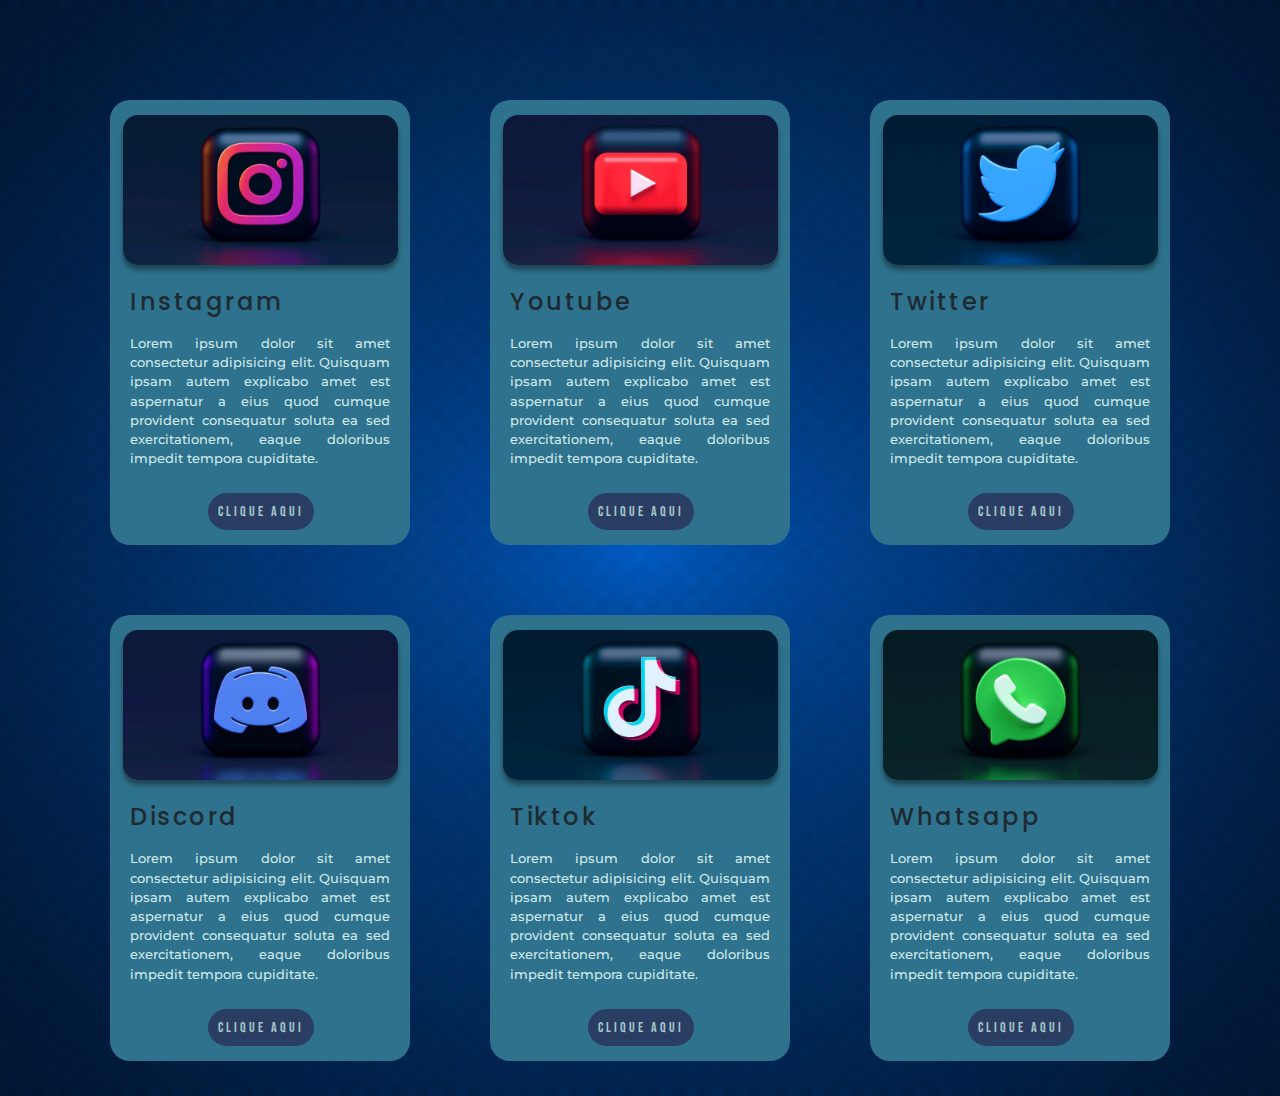
<file: Cards/index.html>
<!DOCTYPE html>
<html lang="pt-br">
<head>
   <meta charset="UTF-8">
   <meta http-equiv="X-UA-Compatible" content="IE=edge">
   <meta name="viewport" content="width=device-width, initial-scale=1.0">
   <link rel="stylesheet" href="style.css">
   <title>Cards</title>
</head>
<body>

   <div class="container">

      <div class="card">
         <div class="imag">
               <img src="img/Instagram (2).jpg" alt="Img do Instagram">
         </div>
         <div class="conteudo">
            <h1>Instagram</h1>
            <p>Lorem ipsum dolor sit amet consectetur adipisicing elit. Quisquam ipsam autem explicabo amet est aspernatur a eius quod cumque provident consequatur soluta ea sed exercitationem, eaque doloribus impedit tempora cupiditate.</p>
            <a href="https://www.instagram.com/" target="_blank">Clique aqui</a>
         </div>
      </div>

      <div class="card">
         <div class="imag">
               <img src="img/Youtube (2).jpg" alt="Img do Instagram">
         </div>
         <div class="conteudo">
            <h1>Youtube</h1>
            <p>Lorem ipsum dolor sit amet consectetur adipisicing elit. Quisquam ipsam autem explicabo amet est aspernatur a eius quod cumque provident consequatur soluta ea sed exercitationem, eaque doloribus impedit tempora cupiditate.</p>
            <a href="https://www.youtube.com/" target="_blank">Clique aqui</a>
         </div>
      </div>

      <div class="card">
         <div class="imag">
               <img src="img/Twitter (2).jpg" alt="Img do Instagram">
         </div>
         <div class="conteudo">
            <h1>Twitter</h1>
            <p>Lorem ipsum dolor sit amet consectetur adipisicing elit. Quisquam ipsam autem explicabo amet est aspernatur a eius quod cumque provident consequatur soluta ea sed exercitationem, eaque doloribus impedit tempora cupiditate.</p>
            <a href="https://twitter.com/" target="_blank">Clique aqui</a>
         </div>
      </div>

      <div class="card">
         <div class="imag">
               <img src="img/Discord (2).jpg" alt="Img do Discord">
         </div>
         <div class="conteudo">
            <h1>Discord</h1>
            <p>Lorem ipsum dolor sit amet consectetur adipisicing elit. Quisquam ipsam autem explicabo amet est aspernatur a eius quod cumque provident consequatur soluta ea sed exercitationem, eaque doloribus impedit tempora cupiditate.</p>
            <a href="https://discord.com/" target="_blank">Clique aqui</a>
         </div>
      </div>
      
      <div class="card">
         <div class="imag">
               <img src="img/Tiktokjpg (2).jpg" alt="Img do Tiktok">
         </div>
         <div class="conteudo">
            <h1>Tiktok</h1>
            <p>Lorem ipsum dolor sit amet consectetur adipisicing elit. Quisquam ipsam autem explicabo amet est aspernatur a eius quod cumque provident consequatur soluta ea sed exercitationem, eaque doloribus impedit tempora cupiditate.</p>
            <a href="https://www.tiktok.com/pt-BR" target="_blank">Clique aqui</a>
         </div>
      </div>

      <div class="card">
         <div class="imag">
               <img src="img/Whatsapp (2).jpg" alt="Img do Whatsapp">
         </div>
         <div class="conteudo">
            <h1>Whatsapp</h1>
            <p>Lorem ipsum dolor sit amet consectetur adipisicing elit. Quisquam ipsam autem explicabo amet est aspernatur a eius quod cumque provident consequatur soluta ea sed exercitationem, eaque doloribus impedit tempora cupiditate.</p>
            <a href="https://www.whatsapp.com/?lang=pt_br" target="_blank">Clique aqui</a>
         </div>
      </div>
   </div>
</body>
</html>
</file>
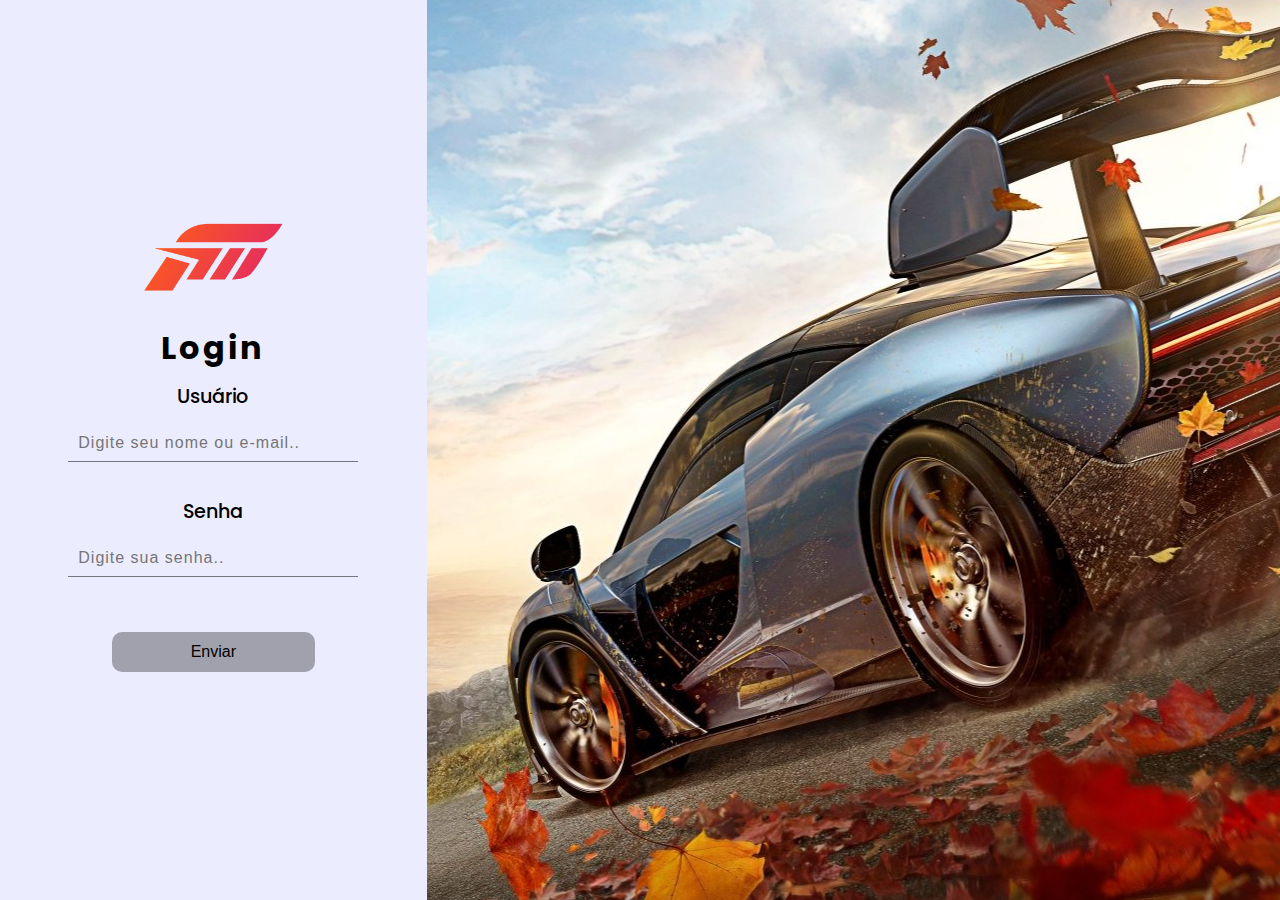
<file: estudos/Login/index.html>
<!DOCTYPE html>
<html lang="pt-br">
<head>
    <meta charset="UTF-8">
    <meta http-equiv="X-UA-Compatible" content="IE=edge">
    <meta name="viewport" content="width=device-width, initial-scale=1.0">
    <link rel="stylesheet" href="./css/style.css">
    <link rel="stylesheet" href="./css/mediaquerry.css">
    <title>Login</title>
</head>
<body>
    <main>
        <div class="login">
            <form class="formulario">
                <img src="img/forza-logo.png" alt="">
                <h1>Login</h1>

                <div class="usuario">
                   <label for="usu">Usuário</label>
                   <input type="text" name="usu" id="" required placeholder="Digite seu nome ou e-mail..">
                </div>

                <div class="senha">
                   <label for="sen">Senha</label>
                   <input type="password" name="sen" id="" required" placeholder="Digite sua senha..">
                </div>

                <div class="btn">
                    <input type="submit" value="Enviar">
                </div>
            </form>
        </div>
        <div class="fundo"></div>
    </main>
</body>
</html>
</file>
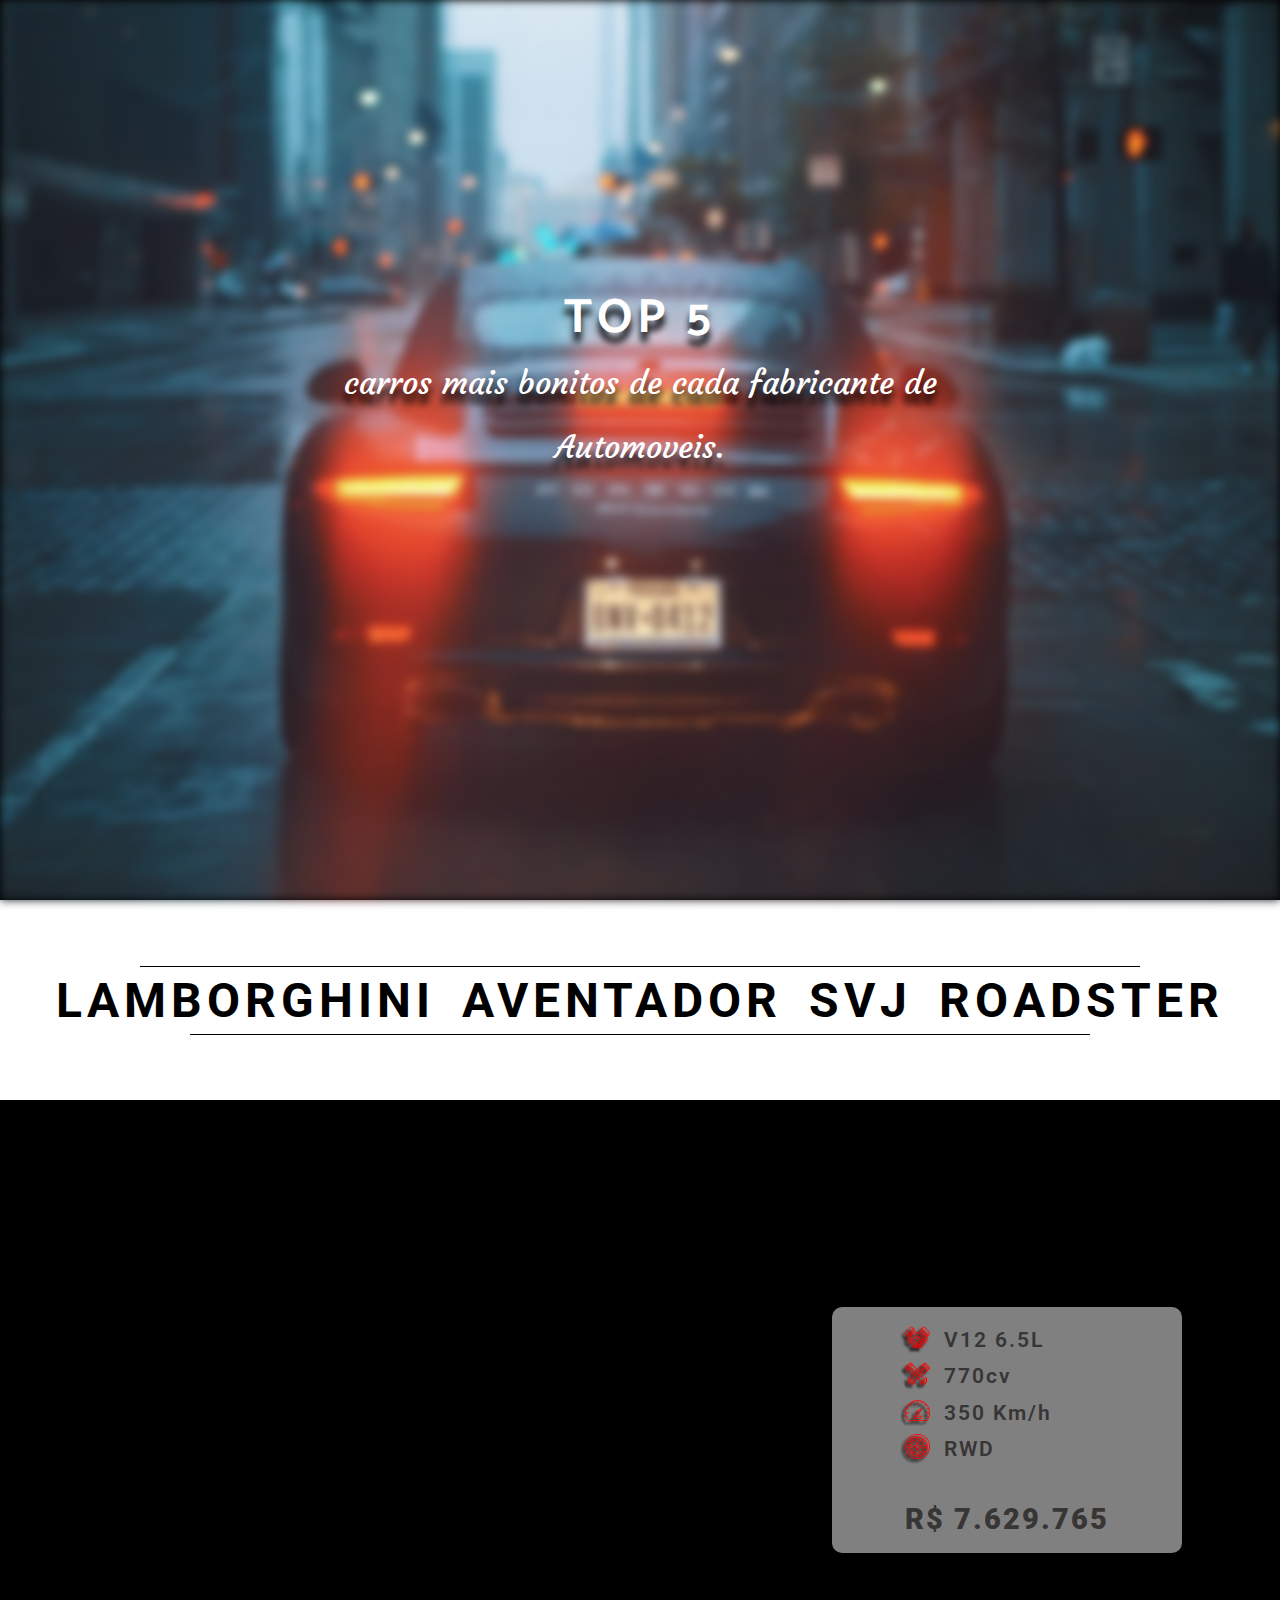
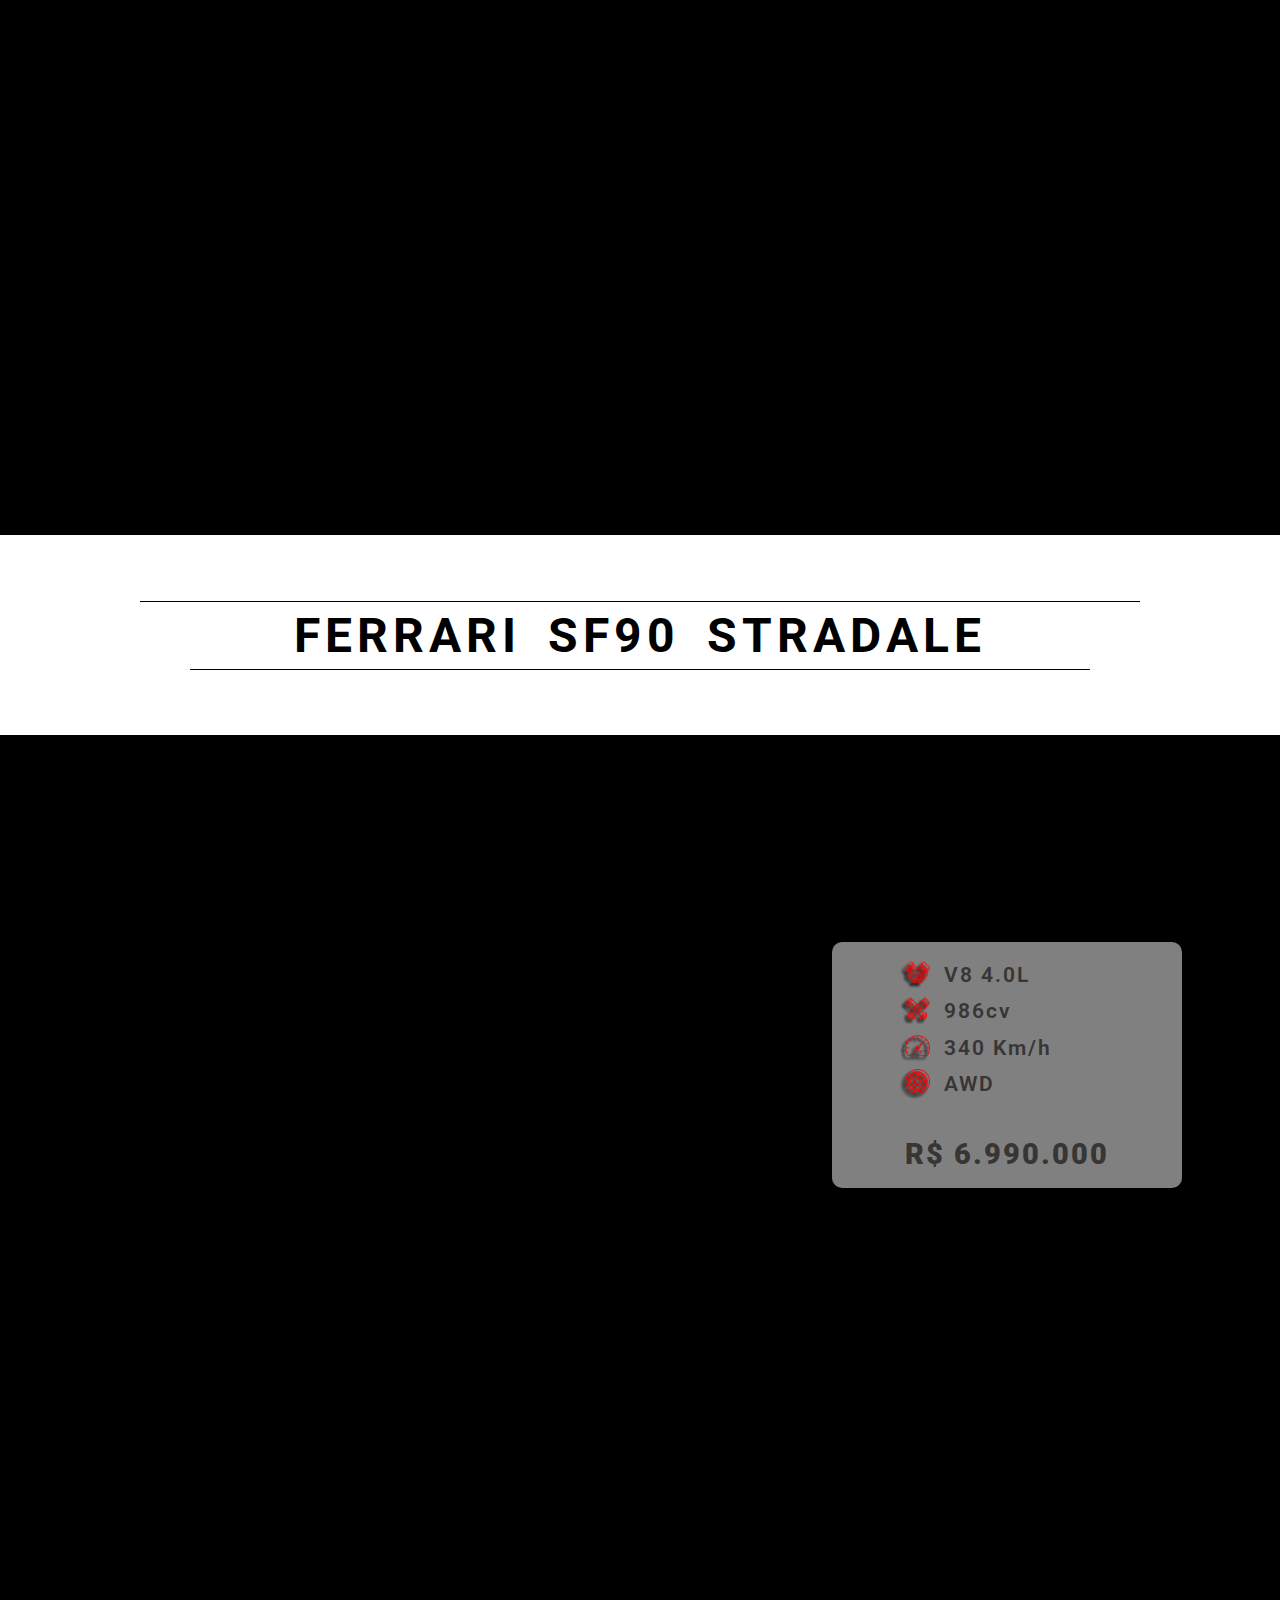
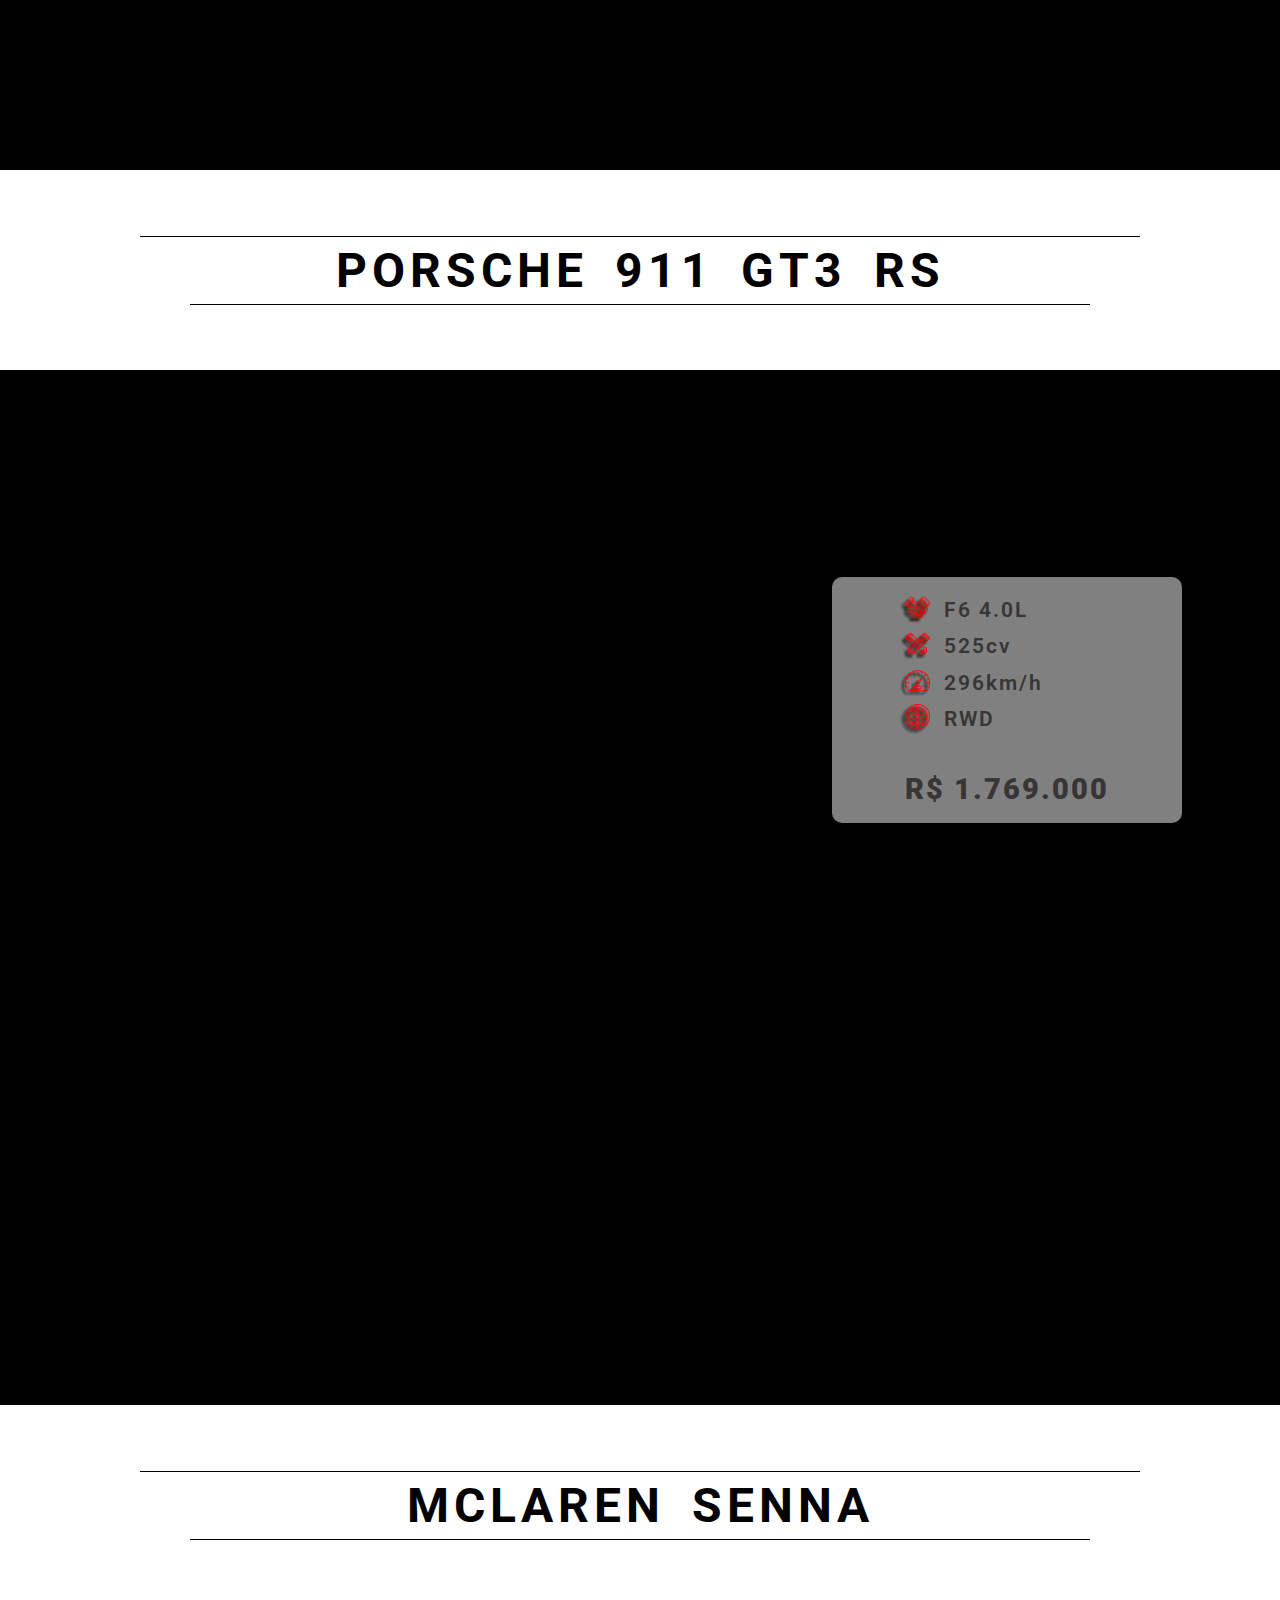
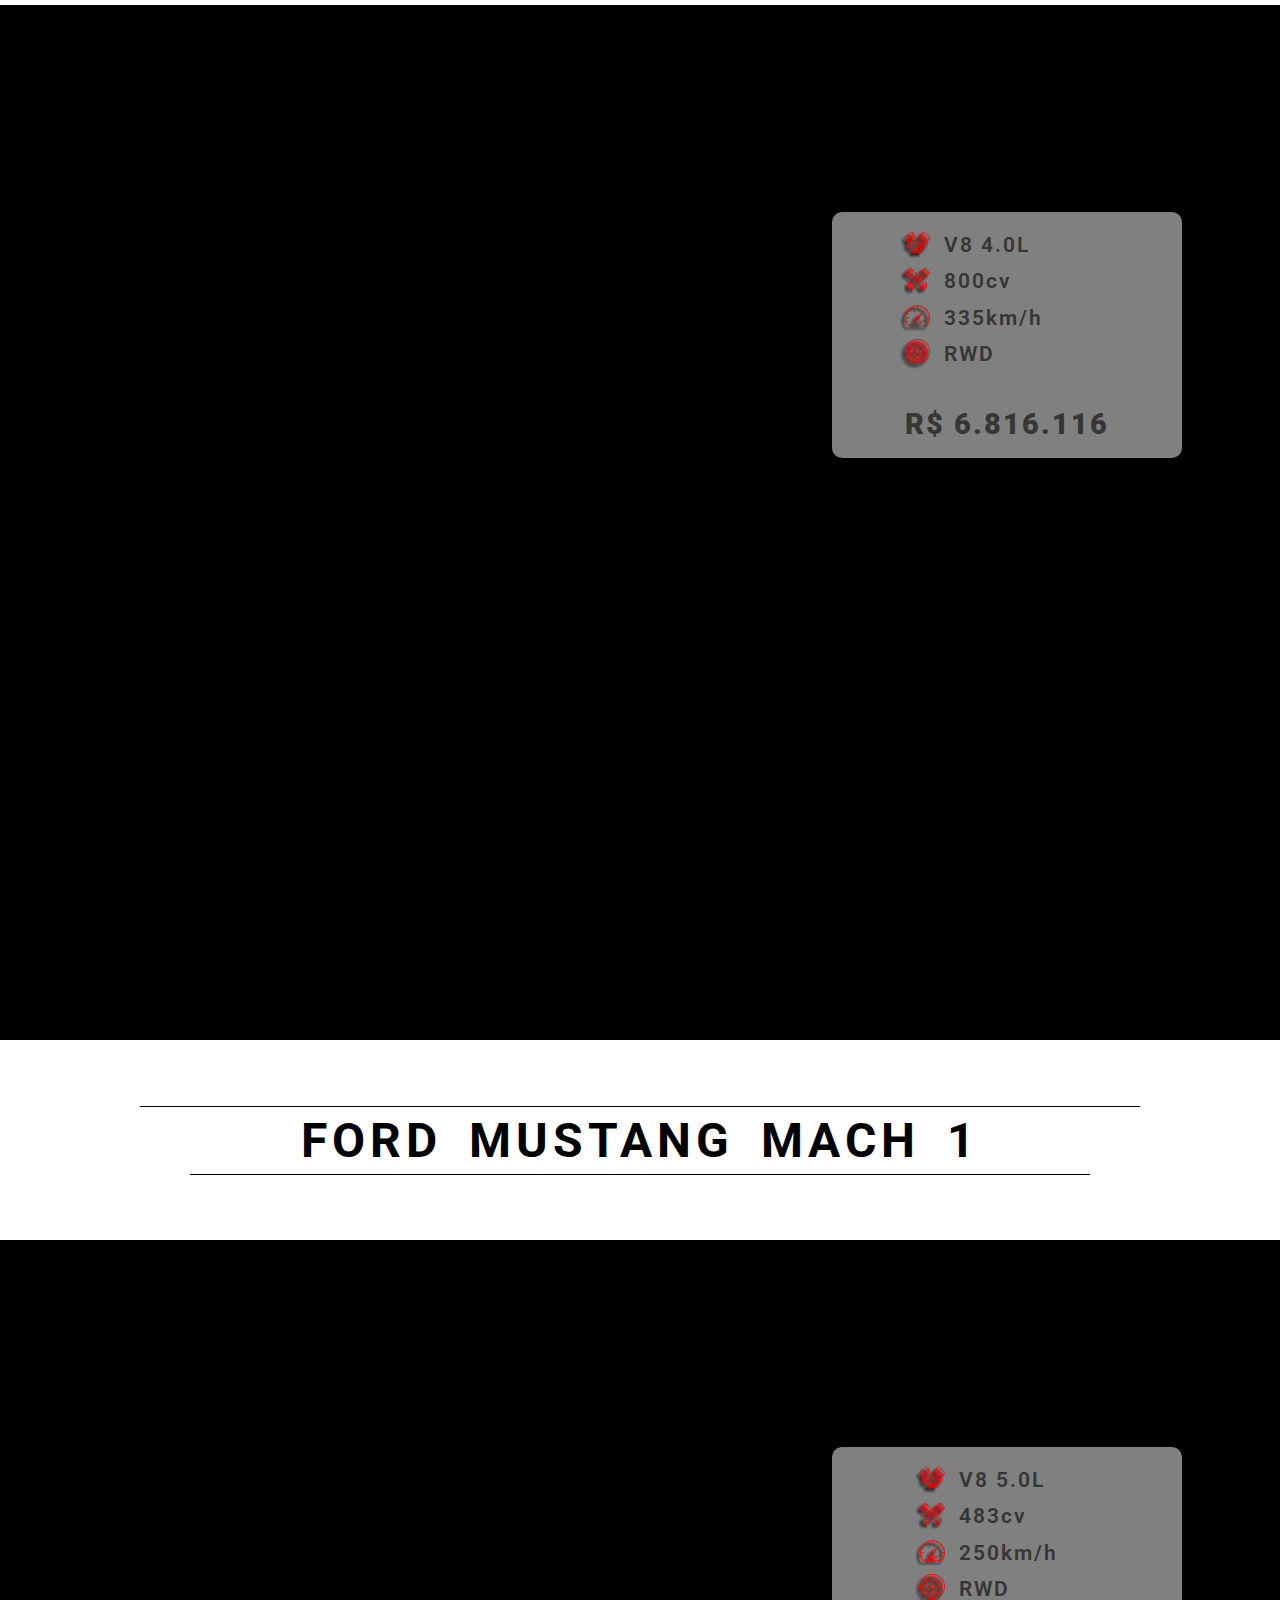
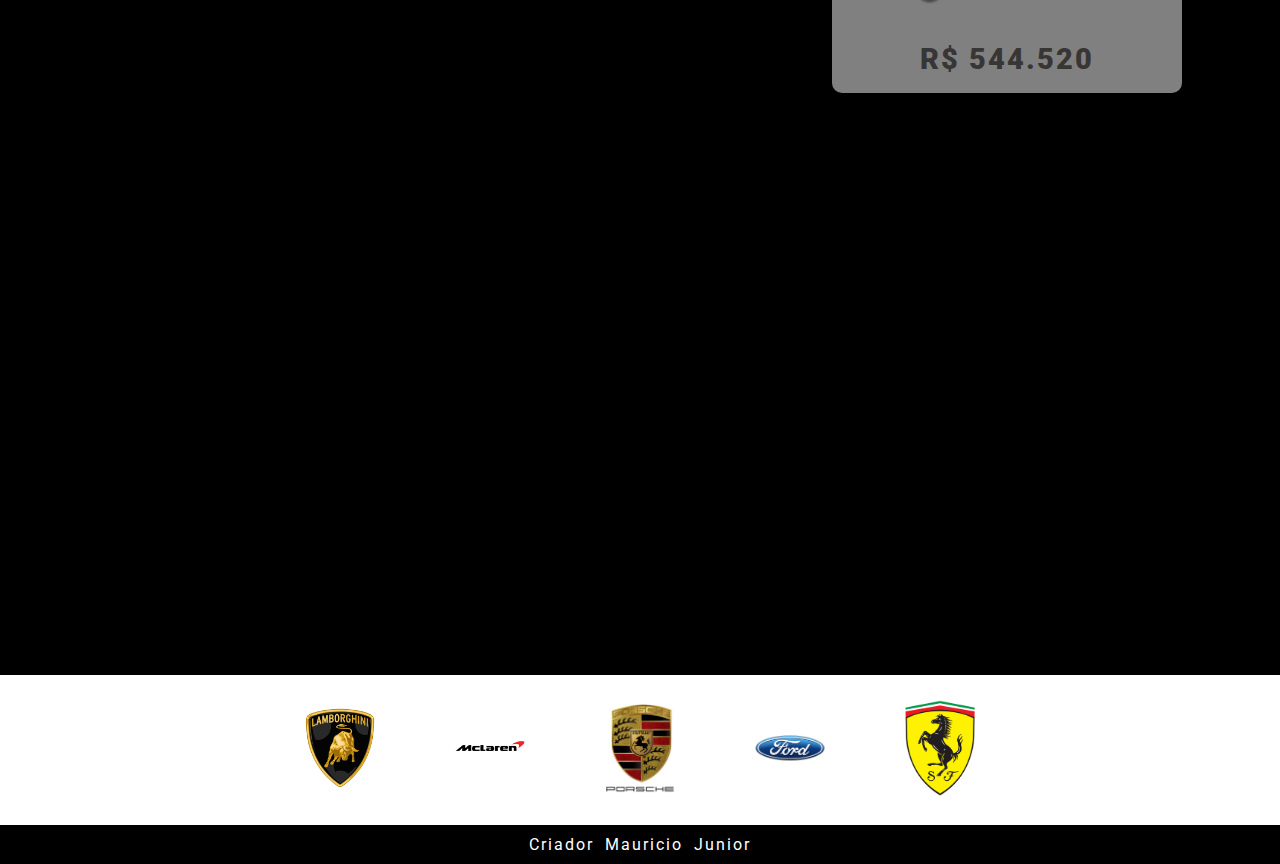
<file: estudos/site-carros/index.html>
<!DOCTYPE html>
<html lang="pt-br">
<head>
   <meta charset="UTF-8">
   <meta http-equiv="X-UA-Compatible" content="IE=edge">
   <meta name="viewport" content="width=device-width, initial-scale=1.0">
   <title>Automoveis</title>
   <link rel="stylesheet" href="styles/style.css">
</head>
<body>

   <!--CONTEUDO-->
   <main>
      <div class="container main">
         <div class="tela-inicial">
         </div>
         <div class="texto">
            <h1>TOP 5</h1>
            <p>carros mais bonitos de cada fabricante de Automoveis.</p>
         </div>

         <div class="titulo">
            <h1>Lamborghini Aventador SVJ Roadster</h1>
         </div>

         <section id="lambo">
            <div class="textos">
               <ul>
                  <li><img src="imgs/icons/motor.png" alt=""> V12 6.5L </li>
                  <li><img src="imgs/icons/pistoes.png" alt=""> 770cv</li>
                  <li><img src="imgs/icons/velocimetro.png" alt=""> 350 Km/h</li>
                  <li><img src="imgs/icons/rodas.png" alt=""> RWD</li>
                  <li class="price">R$ 7.629.765</li>
               </ul>
            </div>
         </section>

         <div class="titulo">
            <h1>Ferrari SF90 STRADALE</h1>
         </div>

         <section id="ferra">
            <div class="textos">
               <ul>
                  <li><img src="imgs/icons/motor.png" alt=""> V8 4.0L </li>
                  <li><img src="imgs/icons/pistoes.png" alt=""> 986cv</li>
                  <li><img src="imgs/icons/velocimetro.png" alt=""> 340 Km/h</li>
                  <li><img src="imgs/icons/rodas.png" alt=""> AWD</li>
                  <li class="price">R$ 6.990.000</li>
               </ul
            </div>
         </section>

         <div class="titulo">
            <h1>Porsche 911 GT3 RS</h1>
         </div>

         <section id="pors">
            <div class="textos">
               <ul>
                  <li><img src="imgs/icons/motor.png" alt=""> F6 4.0L </li>
                  <li><img src="imgs/icons/pistoes.png" alt=""> 525cv</li>
                  <li><img src="imgs/icons/velocimetro.png" alt=""> 296km/h</li>
                  <li><img src="imgs/icons/rodas.png" alt=""> RWD</li>
                  <li class="price">R$ 1.769.000</li>
               </ul
            </div>
         </section>

         <div class="titulo">
            <h1>McLaren Senna</h1>
         </div>

         <section id="mcla">
            <div class="textos">
               <ul>
                  <li><img src="imgs/icons/motor.png" alt=""> V8 4.0L </li>
                  <li><img src="imgs/icons/pistoes.png" alt=""> 800cv</li>
                  <li><img src="imgs/icons/velocimetro.png" alt=""> 335km/h</li>
                  <li><img src="imgs/icons/rodas.png" alt=""> RWD</li>
                  <li class="price">R$  6.816.116</li>
               </ul
            </div>
         </section>

         <div class="titulo">
            <h1>Ford Mustang Mach 1</h1>
         </div>

         <section id="must">
            <div class="textos">
               <ul>
                  <li><img src="imgs/icons/motor.png" alt=""> V8 5.0L </li>
                  <li><img src="imgs/icons/pistoes.png" alt=""> 483cv</li>
                  <li><img src="imgs/icons/velocimetro.png" alt=""> 250km/h</li>
                  <li><img src="imgs/icons/rodas.png" alt=""> RWD</li>
                  <li class="price">R$ 544.520</li>
               </ul
            </div>
         </section>

         <!--RODAPE-->
         <footer>
            <div class="rodape">
               <a href="https://www.lamborghini.com/en-en" target="_blank"><img src="imgs/logos/logo-lamborghini.png" alt=""></a>

               <a href="https://www.mclaren.com/" target="_blank"><img src="imgs/logos/Logo-McLaren.png"></a>

               <a href="https://www.porsche.com/brazil/pt/" target="_blank"><img src="imgs/logos/logo-porshe.png" alt=""></a>

               <a href="https://www.ford.com/" target="_blank"><img src="imgs/logos/logo-ford.png" alt=""></a>

               <a href="https://www.ferrari.com/en-BR" target="_blank"><img src="imgs/logos/logo-ferrari.png" alt=""></a>
            </div>
            <div class="criador">Criador <a href="https://github.com/devMauriciojunior" target="_blank" >Mauricio Junior</a></div>
         </footer>
      </div>
   </main>



</body>
</html>
</file>
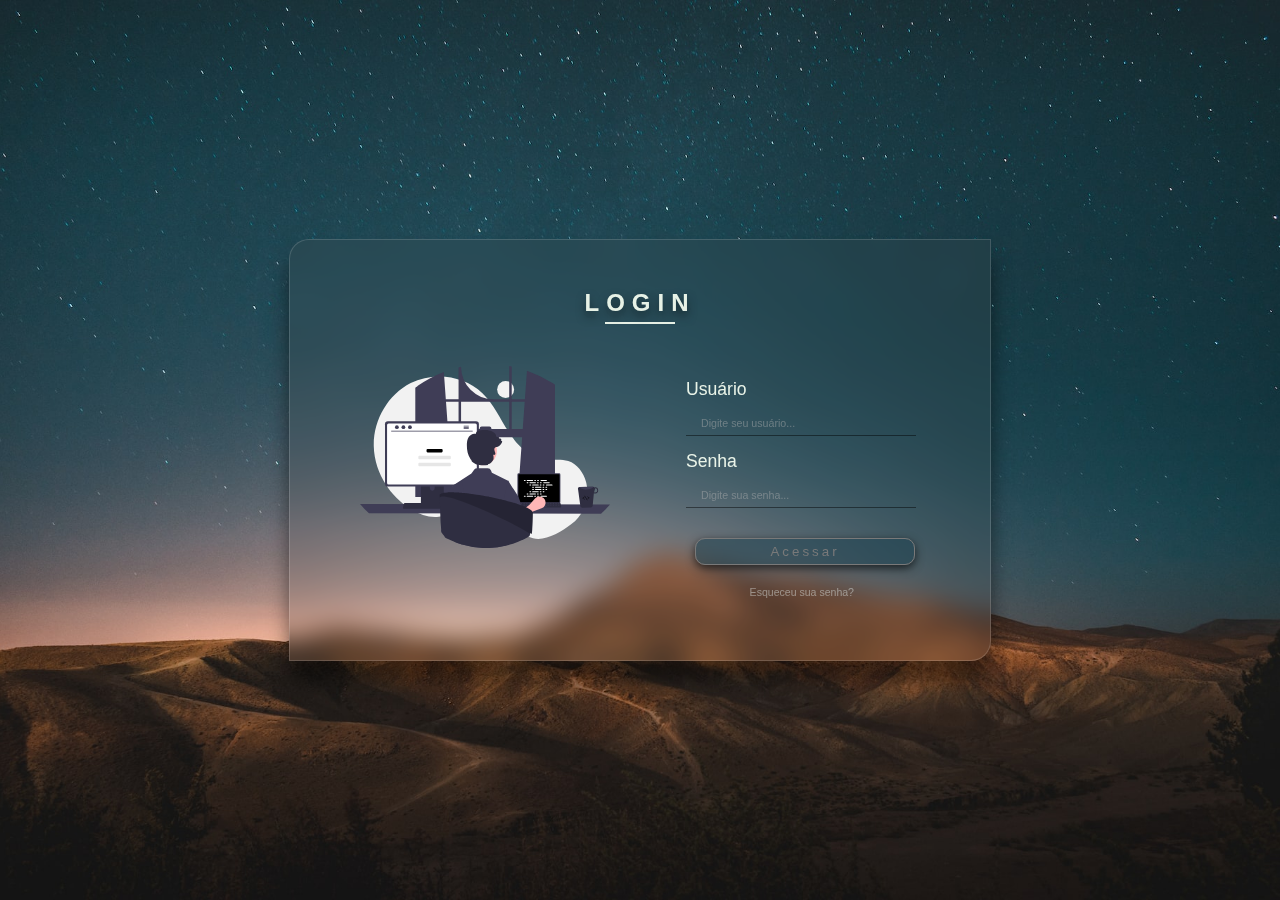
<file: estudos/tela-de-login/index.html>
<!DOCTYPE html>
<html lang="pt-br">
<head>
   <meta charset="UTF-8">
   <meta http-equiv="X-UA-Compatible" content="IE=edge">
   <meta name="viewport" content="width=device-width, initial-scale=1.0">
   <title>Document</title>
   <link rel="stylesheet" href="styles/style.css">
   <link rel="stylesheet" href="styles/mediaquery.css">
</head>
<body>
   <div class="container">
      <div class="efeito-vidro">
         <div><img src="imgs/img.svg" alt=""></div>
         <div class="formu">
            
            <form class="formu" action="" method="post">
               <h2>Login</h2>
               <div class="usu">
                  <p>Usuário</p>
                  <label for="inome"></label>
                  <input class="inp" type="text" name="nome" id="inome" placeholder="Digite seu usuário...">
               </div>

               <div class="sen">
                  <p>Senha</p>
                  <label for="isen"></label>
                  <input class="inp" type="password" name="senha" id="isen" placeholder="Digite sua senha...">
               </div>

               <div class="btn">
                  <input type="submit" value="Acessar">
               </div>

               <p class="ess"><a href="#">Esqueceu sua senha?</a></p>
            </form>
         </div>
      </div>
   </div>
</body>
</html>
</file>
<file: Cards/style.css>
@charset "UTF-8";

@import url('https://fonts.googleapis.com/css2?family=Montserrat:wght@300;400;500;600&display=swap');
@import url('https://fonts.googleapis.com/css2?family=Bebas+Neue&display=swap');
@import url('https://fonts.googleapis.com/css2?family=Poppins:wght@200;400&display=swap');

:root {
   --cor1: #1d2a31;
   --cor2: #2f728d;
   --cor3: #A5C9CA;
   --cor4: #E7F6F2;
   --cor5: #223333;

   --fonte1: font-family: 'Montserrat', sans-serif;
   --fonte2: font-family: 'Bebas Neue', cursive;
   --fonte3: font-family: 'Poppins', sans-serif;
}

* {
   margin: 0;
   padding: 0;
   box-sizing: border-box;
}

body {
   background-color: var(--cor1);
   display: flex;
   justify-content: center;
   align-items: center;
   background-image: url(img/Fundo1.jpg);
   background-size: cover;
   background-repeat: no-repeat;
   background-position: center center;
}

.container {
   width: 1150px;
   height: 100%vh;
   display: flex;
   justify-content: space-evenly;
   flex-wrap: wrap;
   margin-top: 65px;
}

.container .card {
   position: relative;
   padding: 15px;
   width: 300px;
   margin: 35px;
   background-color: var(--cor2);
   border-radius: 20px;
   
}

.container .card:hover {
   transform: scale(1.1);
   background-color: var(--cor3);
   color: var(--cor4);
   transition: 0.5s;
   transition-delay: 1.5ms;
   box-shadow: 0px 15px 10px #00000077;
}

.container .card .imag img {
   position: relative;
   width: 275px;
   height: 150px;
   border-radius: 15px;
   left: -2px;
   box-shadow: 0px 5px 5px #00000066;
}

.container .card .conteudo {
   color: #ceeaeb;
   text-align: justify;
}

.container .card .conteudo:hover {
   color: var(--cor5);
}

.container .card .conteudo h1 {
   font-size: 1.5em;
   font-family: 'Poppins';
   margin-top: 15px;
   color: var(--cor1);
   letter-spacing: 2.5px;
   font-weight: 500;
   padding-left: 5px;
}

.container .card .conteudo p {
   margin-top: 10px;
   font-family: 'Montserrat';
   font-weight: 500;
   font-size: 0.8em;
   line-height: 1.5em;
   padding: 5px;
}

.container .card .conteudo a {
   font-family: 'Bebas Neue';
   letter-spacing: 3px;
   font-size: 0.9em;
   text-decoration: none;
   color: var(--cor3);
   background-color: #2a3e64;
   padding: 10px;
   position: relative;
   display: inline-block;
   left: 83px;
   margin-top: 20px;
   border-radius: 20px;
}

.container .card .conteudo a:hover {
   background-color: var(--cor4);
   color: var(--cor2);
   transition: 0.5s;
}
</file>
<file: estudos/Login/css/style.css>
@import url('https://fonts.googleapis.com/css2?family=Poppins:wght@400;500&display=swap');


* {
    margin: 0;
    padding: 0;
    box-sizing: border-box;
}

body {
    height: 100vh;
    font-family: 'Poppins', sem serifa;
    background-color: rgba(150, 150, 255, 0.18);
}

main {
    display: flex;
    height: 100vh;
}

.login {
    width: 50%;
    max-width: 50%;
    
    height: 100vh;
    display: flex;
    justify-content: center;
    align-items: center;
}

h1 {
    font-size: 2rem;
    margin: 30px 0 0px;
    letter-spacing: 3px;
}

img {
    width: 150px;
}

.formulario {
    height: 500px;
    width: 85%;
    text-align: center;
    display: flex;
    justify-content: center;
    align-items: center;
    flex-direction: column;
}
/* INPUTS */
.usuario, .senha, .btn {
    margin: 10px;
    font-size: 1.2rem;
    text-align: center;
    width: 80%;
}

label {
    font-size: 1.2rem;
    font-weight: 500;
}

input[type="text"], input[type="password"] {
    width: 100%;
    padding: 10px;
    margin: 15px auto;
    border: none;
    border-bottom: 0.5px solid rgba(0, 0, 0, 0.50);
    background-color: transparent;
}

input[type="text"]:focus-visible, input[type="password"]:focus-visible {
    outline: none;
    border-bottom: 0.5px solid rgba(0, 0, 0, 0.900);
    transform: scaleX(1.1);
    transition: ease-in-out 0.1s;
}

input[type="text"]:hover, input[type="password"]:hover {
    border-bottom: 0.5px solid rgba(0, 0, 0, 0.800);
}

input::placeholder {
    font-size: 1rem;
    letter-spacing: 1px;
}
/* BOTÃO ENVIAR */
input[type="submit"] {
    margin-top: 20px;
    padding: 5px;
    width: 70%;
    height: 40px;
    border-radius: 10px;
    border: none;
    background-color: rgba(0, 0, 0, 0.316);
    font-size: 1rem;
}

input[type="submit"]:hover {
    transform: scale(1.05);
    font-size: 1.2rem;
    background-color: #03385d69;
}
/* IMG DE FUNDO */
.fundo {
    background: url(../img/Background3.jpg) no-repeat center;
    height: 100vh;
    width: 100vw;
}
</file>
<file: estudos/Login/css/mediaquerry.css>
@media screen and (min-width: 150px) and (max-width: 768px){
   body {
      background-color: rgba(150, 150, 255, 0.18);
   }
   
   .fundo {
      display: none;
   }

   .login {
      min-width: 80%;
      max-width: 120%;
      margin: 0 auto;
      background-color: transparent;
   }

   .formulario {
      height: 100%;
      width: 100%;
   }

   h1 {
      font-size: 1.4rem;
      margin-bottom: 10px;
   }

   img {
      max-width: 230px;
      margin-bottom: 50px;
   }
/* INPUTS */
   .usuario, .senha, .btn {
      margin: 0;
      width: 80%;
   }

   label {
      font-size: 1rem;
   }

   input[type="text"], input[type="password"] {
      padding: 10px;
      margin: 10px auto;
      border: none;
      border-bottom: 0.5px solid rgba(0, 0, 0, 0.50);
   }

   input[type="text"]:hover, input[type="password"]:hover {
      border-bottom: 0.5px solid rgba(0, 0, 0, 0.800);
   }

   input[type="text"]:focus-visible, input[type="password"]:focus-visible {
      outline: none;
      border-bottom: 0.5px solid rgba(0, 0, 0, 0.900);
      transform: scaleX(1.05);
      transition: ease-in-out 0.1s;
   }

   input::placeholder {
      font-size: 0.8rem;
      letter-spacing: 1px;
   }
/* BOTÃO ENVIAR */
   input[type="submit"] {
      margin-top: 15px;
      padding: 5px;
      width: 100%;
      height: 30px;
      border-radius: 10px;
      border: none;
      background-color: rgba(0, 0, 0, 0.178);
      font-size: 0.9rem;
   }

   input[type="submit"]:hover {
      transform: scale(1.01);
      font-size: 1rem;
      background-color: #03385d41;
   }
}

@media screen and (min-width: 769px) and (max-width: 1024px){
   .login, .formulario {
      width: 100%;
   }

   .usuario, .senha, .btn {
      margin: 0;
      width: 80%;
   }

   h1 {
      margin: 50px 0px 0px 0px;
      font-size: 1.5rem;
   }

   label {
      font-size: 1rem;
   }

   input[type="text"], input[type="password"] {
      padding: 10px;
      margin: 10px auto;
      border: none;
      border-bottom: 0.5px solid rgba(0, 0, 0, 0.50);
   }

   input[type="text"]:hover, input[type="password"]:hover {
      border-bottom: 0.5px solid rgba(0, 0, 0, 0.800);
   }

   input[type="text"]:focus-visible, input[type="password"]:focus-visible {
      outline: none;
      border-bottom: 0.5px solid rgba(0, 0, 0, 0.900);
      transform: scaleX(1.05);
      transition: ease-in-out 0.1s;
   }

   input::placeholder {
      font-size: 0.8rem;
      letter-spacing: 1px;
   }
/* BOTÃO ENVIAR */
   input[type="submit"] {
      margin-top: 15px;
      padding: 5px;
      width: 80%;
      height: 30px;
      border-radius: 10px;
      border: none;
      background-color: rgba(0, 0, 0, 0.178);
      font-size: 0.9rem;
   }

   input[type="submit"]:hover {
      transform: scale(1.02);
      font-size: 1rem;
      background-color: #03385d41;
   }
}
</file>
<file: estudos/site-carros/styles/style.css>
@charset "UTF_8";

@import url('https://fonts.googleapis.com/css2?family=Catamaran&display=swap');

@import url('https://fonts.googleapis.com/css2?family=Courgette&display=swap');

@import url('https://fonts.googleapis.com/css2?family=Roboto&display=swap');

* {
   margin: 0;
   padding: 0;
   box-sizing: border-box;
}

html {
   scroll-behavior: smooth;
}

body, html {
   width: 100vw;
   height: 100vh;
   color: white;
   background-color: black;
   list-style-type: none;

}

main {
   width: 100vw;
   height: 100vh;
}

::-webkit-scrollbar {
   display: none;
}

/*INICIO*/
.tela-inicial {
   width: 100vw;
   height: 100vh;
   background: url(../imgs/img-inicial.jpg) no-repeat center;
   background-size: cover;
   filter: blur(5px);
}

.texto {
   text-shadow: 0px 10px 7px black;
   text-align: center;
   position: absolute;
   inset: 15% 20% 30% 20%;


   display: flex;
   align-items: center;
   justify-content: center;
   flex-direction: column;
   line-height: 4em;
}

.texto p {
   font-size: 2em;
   font-family: 'Courgette', cursive;
}

.texto h1 {
   font-size: 3em;
   text-transform: uppercase;
   font-family: 'Catamaran', sans-serif;
   letter-spacing: 5px;
}


/*CONTEUDO*/
div.titulo {
   width: 100%;
   height: 200px;
   background-color: white;
   display: flex;
   align-items: center;
   justify-content: center;
}

.titulo h1 {
   font-size: 3em;
   color: black;
   text-transform: uppercase;
   word-spacing: 10px;
   letter-spacing: 5px;
   font-family: 'Roboto', sans-serif;
   text-align: center;
}

.titulo h1::before {
   content: '';
   display: block;
   width: 1000px;
   height: 1px;
   background-color: black;
   margin: 5px auto;
}

.titulo h1::after {
   content: '';
   display: block;
   width: 900px;
   height: 1px;
   background-color: black;
   margin: 5px auto;
}

/*CARROS*/
#lambo {
   width: 100vw;
   height: 115vh;
   background: url(../imgs/Lamborghini.jpg) no-repeat center;
   background-size: cover;
   background-attachment: fixed;
}

#ferra {
   width: 100vw;
   height: 115vh;
   background: url(../imgs/Ferrari.jpg) no-repeat center;
   background-size: cover;
   background-attachment: fixed;
}

#pors {
   width: 100vw;
   height: 115vh;
   background: url(../imgs/Porsche.jpg) no-repeat center;
   background-size: cover;
   background-attachment: fixed;
}

#mcla {
   width: 100vw;
   height: 115vh;
   background: url(../imgs/Mclaren.jpg) no-repeat center;
   background-size: cover;
   background-attachment: fixed;
}

#must {
   width: 100vw;
   height: 115vh;
   background: url(../imgs/Ford.jpg) no-repeat center;
   background-size: cover;
   background-attachment: fixed;
}

div.textos {
   background-color:  rgba(255, 255, 255, 0.50);
   color: rgb(56, 53, 53);
   width: 350px;
 
   padding: 15px;
   border-radius: 10px;
   box-shadow: -5px 5px 10px black;
   font-family: 'Roboto', sans-serif;
   font-size: 1.3em;
   font-weight: 600;
   line-height: 1.7em;
   letter-spacing: 2px;

   display: flex;
   align-items: center;
   justify-content: center;
   position: relative;
   top: 20%;
   left: 65%;
}

div.textos ul {
   list-style-type: none;
}

div.textos ul li.price {
   font-size: 1.4em;
   margin-top: 35px;
   font-weight: bolder;
}

div.textos ul li img {
   width: 25px;
   filter: drop-shadow(-3px 3px 1px black);
   margin-right: 7px;
   transform: translateY(3px);
}

/*FOOTER*/

footer {
   width: 100%;
   height: 150px;
   background-color: white;
}

div.rodape {
   height: 100%;
   width: 100%;
   display: flex;
   justify-content: center;
   align-items: center;
   column-gap: 80px;
}

div.rodape img {
   width: 70px;
   cursor: pointer;
   transition-duration: 0.6s;
}

div.rodape img:hover {
   filter: drop-shadow(0px 10px 5px #9b8400);
   transform: translateY(-5px);
}

.criador {
   width: 100%;
   padding: 10px;
   text-align: center;
   font-family: 'Roboto', sans-serif;
   word-spacing: 5px;
   letter-spacing: 2px;
}

.criador a {
   text-decoration: none;
   color: white;
}

.criador a:hover {
   color: #9b8400;
   text-decoration: underline;
}







/*main img {
   height: 100%;
   width: 100%;
   flex-shrink: 0;
   object-fit: cover;
   position: sticky;
   top: 0;
}

::-webkit-scrollbar {
   width: 3px;
}

::-webkit-scrollbar-thumb {
   background-color: blue;
   border-radius: 20px;
}*/
</file>
<file: estudos/tela-de-login/styles/style.css>
@charset "UTF-8";

* {
   margin: 0px;
   padding: 0px;
}

body {
   background: url(../imgs/fundo.jpg) no-repeat center;
   background-size: cover;
   width: 100vw;
   height: 100vh;
   color: #f6fff2ee;
   background-color: black;
   font-family: Arial, Helvetica, sans-serif;
}

.container {
   width: 100%;
   height: 100%;
   display: flex;
   justify-content: center;
   align-items: center;
}
.efeito-vidro {
   
   background: #53535326;
   box-shadow: 0 20px 20px #00000085;
   backdrop-filter: blur( 13.5px );
   border-radius: 20px 0px 20px 0px;
   border: 1px solid #ffffff26;
}


.formu {
   height: 100%;
   width: 100%;
   display: flex;
   flex-direction: column;
   justify-content: center;
   align-items: center;
}

.formu h2 {
   text-transform: uppercase;
   text-align: center;
   letter-spacing: 7px;
   margin-bottom: 50px;
   font-size: 1.5em;
   text-shadow: 0px 5px 10px #00000080;
}

.formu h2::after {
   content: '';
   width: 70px;
   height: 2px;
   background-color: currentColor;
   display: block;
   margin: 5px auto;
}

.formu .usu, .sen {
   margin-bottom: 15px;
}

.formu div .inp {
   background-color: rgba(255, 255, 255, 0);
   width: 200px;
   padding: 5px 15px;
   border: none;
   border-bottom: 1px solid rgba(0, 0, 0, 0.452);
}

.formu p {
   font-size: 1.1em;
   margin-bottom: 10px;
}

.inp::placeholder {
   color: #b3b3b375;
   font-size: 0.8em;
}

.inp:focus-visible {
   outline: none;
}

input[type="submit"] {
   width: 220px;
   padding: 5px;
   margin-top: 15px;
   letter-spacing: 3px;
   background-color: #1b415086;
   color: rgb(121, 121, 121);
   border: 1px solid rgb(121, 121, 121);
   border-radius: 10px;
   box-shadow: 0px 3px 10px rgba(0, 0, 0, 0.685);
   transition: 0.3s;
}

input[type="submit"]:hover {
   color: #f2ffffee;
   transform: scale(1.1);
   cursor: pointer;
}

.formu .ess {
   margin-top: 15px;
}

.formu a {
   text-decoration: none;
   font-size: 0.6em;
   color: #f2ffff69;
}

.formu a:hover {
   color: #f2ffffee;
}
</file>
<file: estudos/tela-de-login/styles/mediaquery.css>
@charset "UTF-8";

@media screen and (max-width: 768px){
   .efeito-vidro .formu{
      width: 270px;
      height: 410px;
   }

   .formu h2 {
      font-size: 1em;
   }

   .formu div .inp, input[type="submit"]{
      width: 150px
   }

   .formu p {
      font-size: 0.8em;
   }

   .formu .ess {
      font-size: 1em
   }

   .efeito-vidro img {
      display: none;
   }
}

@media screen and (min-width: 768px) and (max-width: 1200px){
   .efeito-vidro .formu {
      width: 490px;
      height: 450px;
   }

   .formu div .inp, input[type="submit"]{
      width: 320px
   }

   .formu p {
      font-size: 1.2em;
   }

   .formu .ess {
      font-size: 1.3em
   }

   .efeito-vidro img {
      display: none;
   }
}

@media screen and (min-width: 1200px) {
   .efeito-vidro .formu {
      width: 700px;
      height: 420px;
   }

   .formu .usu, .sen {
      translate: 70%;
   }

   .formu .btn {
      translate: 75%;
   }

   .ess {
      translate: 155%;
   }

   .efeito-vidro img {
      position: absolute;
      display: block;
      width: 250px;
      top: 30%;
      left: 10%;
   }
}
</file>
